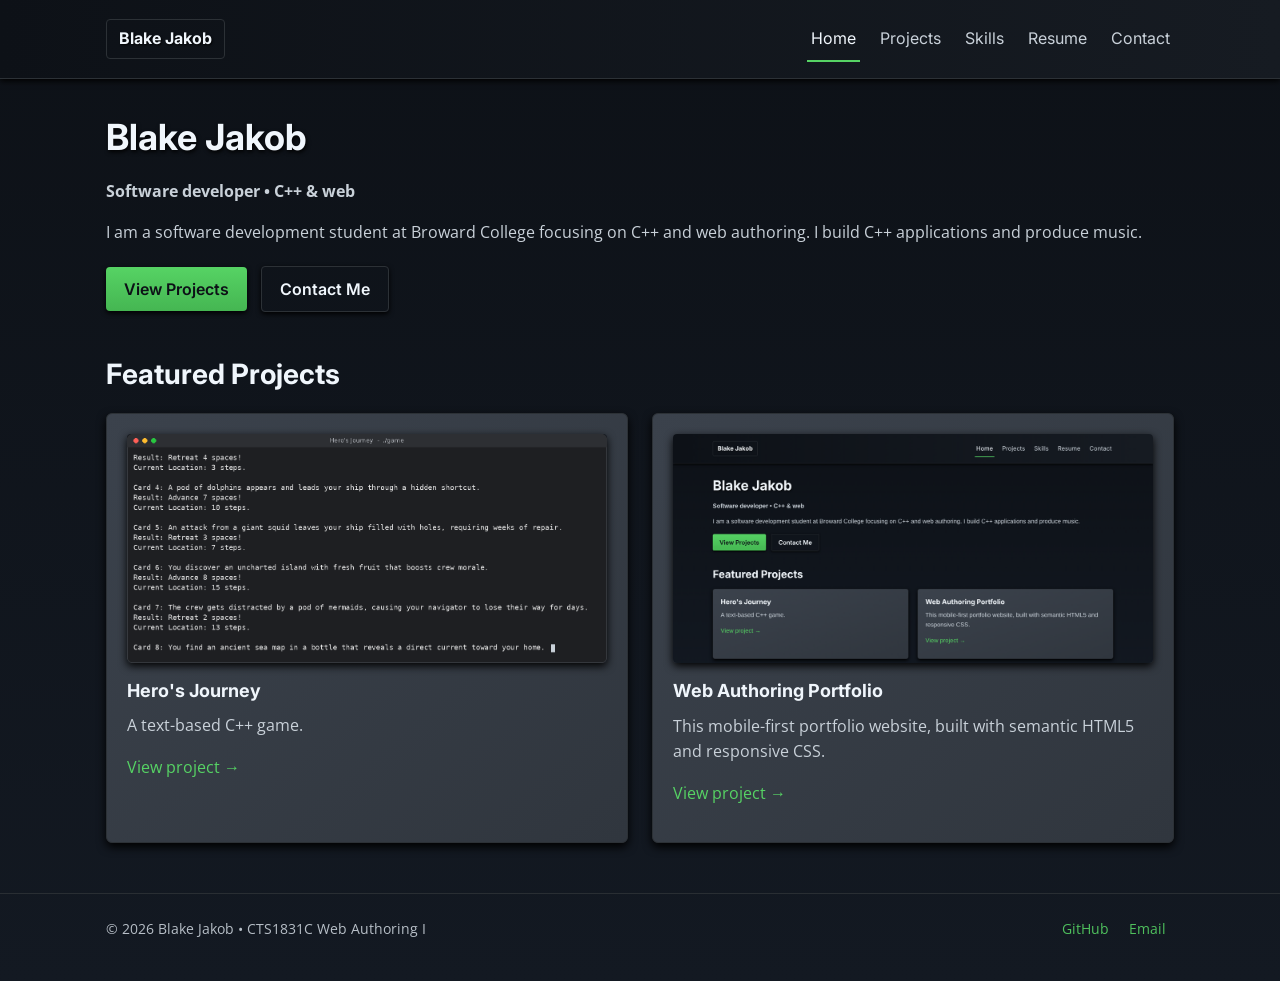
<file: index.html>
<!DOCTYPE html>
<html lang="en">
<head>
  <meta charset="UTF-8">
  <meta name="viewport" content="width=device-width, initial-scale=1.0">
  <link rel="icon" href="favicon.ico" type="image/x-icon">
  <link rel="apple-touch-icon" href="images/apple-touch-icon.png">
  <title>Home - Blake Jakob</title>
  <link rel="preconnect" href="https://fonts.googleapis.com">
  <link rel="preconnect" href="https://fonts.gstatic.com" crossorigin>
  <link href="https://fonts.googleapis.com/css2?family=Inter:wght@600;700&family=Open+Sans:wght@400;600&display=swap" rel="stylesheet">
  <link rel="stylesheet" href="css/styles.css">
</head>
<body>
<!-- Blake Jakob -->
<!-- November 24, 2026 -->
<!-- Description: Home page for my final project portfolio website -->

  <!-- Header & Navigation -->
  <header>
    <div class="container">
      <a href="index.html" class="brand">Blake Jakob</a>
      <nav>
        <ul>
          <li><a href="index.html" class="active">Home</a></li>
          <li><a href="projects.html">Projects</a></li>
          <li><a href="skills.html">Skills</a></li>
          <li><a href="resume.html">Resume</a></li>
          <li><a href="contact.html">Contact</a></li>
        </ul>
      </nav>
    </div>
  </header>

  <main>
    <div class="container">

      <!-- Hero Section -->
      <section class="hero-row">
        <div class="hero-text">
          <h1>Blake Jakob</h1>
          <p><strong>Software developer &bull; C++ &amp; web</strong></p>
          <p>
            I am a software development student at Broward College focusing on C++ and web authoring. 
            I build C++ applications and produce music.
          </p>
          <div class="btn-group">
            <a href="projects.html" class="btn btn-green">View Projects</a>
            <a href="contact.html" class="btn btn-outline">Contact Me</a>
          </div>
        </div>
      </section>

      <!-- Featured Projects Section -->
      <section>
        <h2>Featured Projects</h2>
        <div class="projects-row">

          <!-- Hero's Journey Card -->
          <article class="card">
            <img src="images/heros-journey-screenshot.png" alt="Hero's Journey running in a terminal, showing cards 4 through 8 and the player's location" class="card-img" width="1201" height="573">
            <h3>Hero's Journey</h3>
            <p>
              A text-based C++ game.
            </p>
            <p><a href="projects.html">View project &rarr;</a></p>
          </article>

          <!-- Web Authoring Portfolio Card -->
          <article class="card">
            <img src="images/portfolio-home.png" alt="Home page of this portfolio website on a desktop screen" class="card-img" width="1200" height="573">
            <h3>Web Authoring Portfolio</h3>
            <p>
              This mobile-first portfolio website, built with semantic HTML5 and responsive CSS.
            </p>
            <p><a href="projects.html">View project &rarr;</a></p>
          </article>

        </div>
      </section>

    </div>
  </main>

  <!-- Footer -->
  <footer>
    <div class="container">
      <p>&copy; 2026 Blake Jakob &bull; CTS1831C Web Authoring I</p>
      <div class="footer-links">
        <a href="https://github.com/blakesale" target="_blank" rel="noopener">GitHub</a>
        <a href="mailto:blakejakob2@gmail.com">Email</a>
      </div>
    </div>
  </footer>

</body>
</html>
</file>
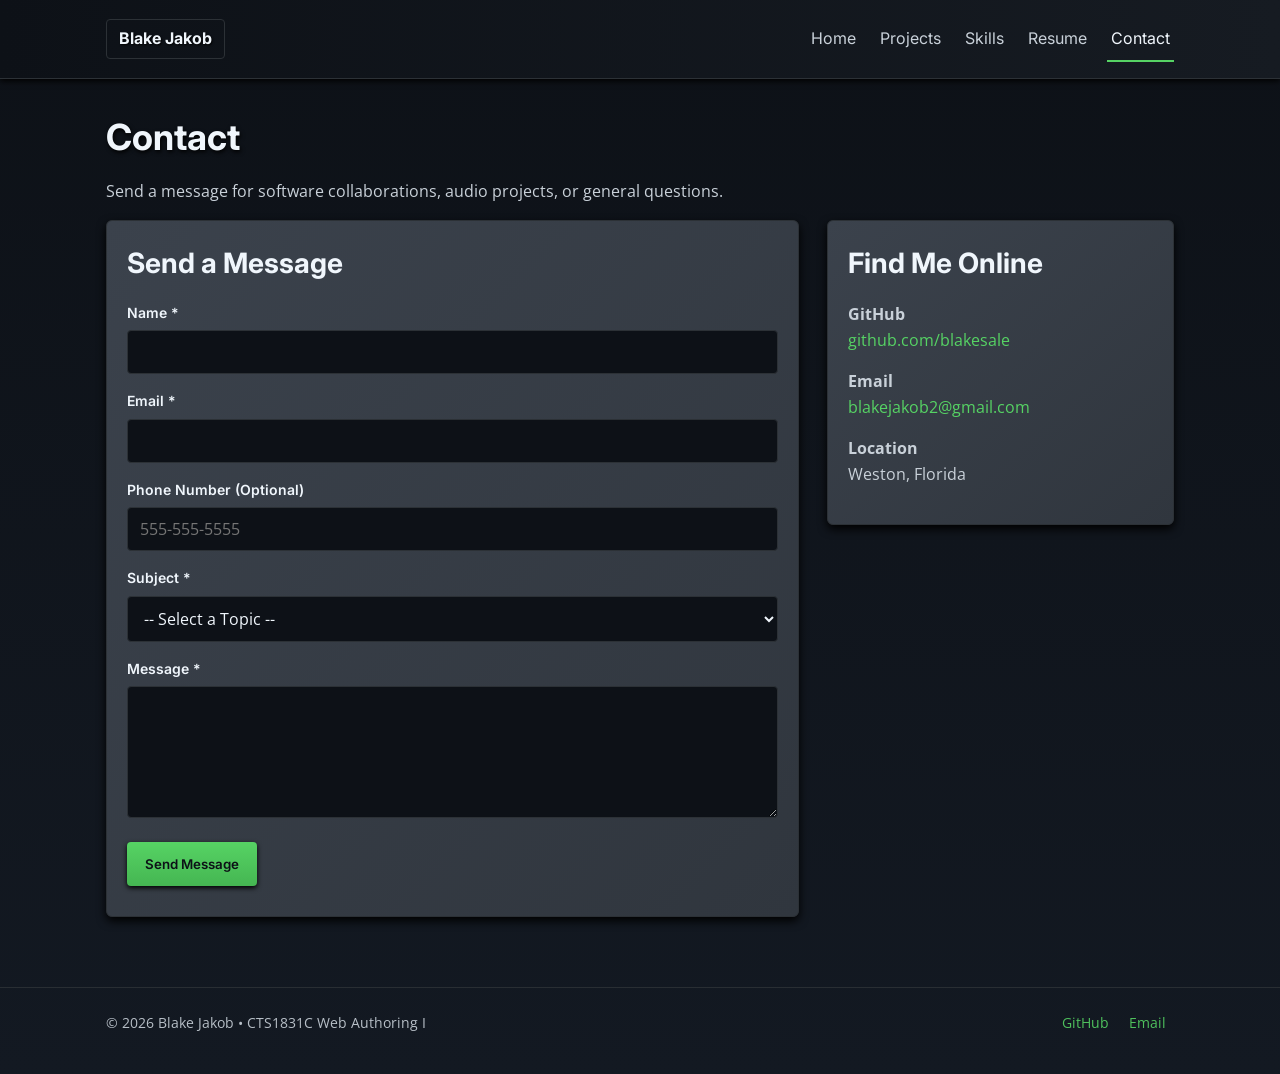
<file: contact.html>
<!DOCTYPE html>
<html lang="en">
<head>
  <meta charset="UTF-8">
  <meta name="viewport" content="width=device-width, initial-scale=1.0">
  <link rel="icon" href="favicon.ico" type="image/x-icon">
  <link rel="apple-touch-icon" href="images/apple-touch-icon.png">
  <title>Contact - Blake Jakob</title>
  <link rel="preconnect" href="https://fonts.googleapis.com">
  <link rel="preconnect" href="https://fonts.gstatic.com" crossorigin>
  <link href="https://fonts.googleapis.com/css2?family=Inter:wght@600;700&family=Open+Sans:wght@400;600&display=swap" rel="stylesheet">
  <link rel="stylesheet" href="css/styles.css">
</head>
<body>
<!-- Blake Jakob -->
<!-- November 24, 2026 -->
<!-- Description: Contact page with accessible form and direct links -->

  <!-- Header & Navigation -->
  <header>
    <div class="container">
      <a href="index.html" class="brand">Blake Jakob</a>
      <nav>
        <ul>
          <li><a href="index.html">Home</a></li>
          <li><a href="projects.html">Projects</a></li>
          <li><a href="skills.html">Skills</a></li>
          <li><a href="resume.html">Resume</a></li>
          <li><a href="contact.html" class="active">Contact</a></li>
        </ul>
      </nav>
    </div>
  </header>

  <main>
    <div class="container">

      <h1>Contact</h1>
      <p>
        Send a message for software collaborations, audio projects, or general questions.
      </p>

      <!-- 2-Column Contact Layout -->
      <div class="contact-layout">

        <!-- Left Form Card -->
        <section class="card">
          <h2>Send a Message</h2>
          <form action="mailto:blakejakob2@gmail.com" method="post" enctype="text/plain">

            <div class="form-group">
              <label for="full-name">Name *</label>
              <input type="text" id="full-name" name="name" required>
            </div>

            <div class="form-group">
              <label for="email">Email *</label>
              <input type="email" id="email" name="email" required>
            </div>

            <div class="form-group">
              <label for="phone">Phone Number (Optional)</label>
              <input type="tel" id="phone" name="phone" placeholder="555-555-5555">
            </div>

            <div class="form-group">
              <label for="topic">Subject *</label>
              <select id="topic" name="topic" required>
                <option value="">-- Select a Topic --</option>
                <option value="software">Software Development</option>
                <option value="audio">Music Production</option>
                <option value="contract">Contract Inquiry</option>
                <option value="other">General Question</option>
              </select>
            </div>

            <div class="form-group">
              <label for="message">Message *</label>
              <textarea id="message" name="message" rows="5" required></textarea>
            </div>

            <button type="submit" class="btn btn-green">Send Message</button>

          </form>
        </section>

        <!-- Right Direct Links Aside -->
        <aside class="card">
          <h2>Find Me Online</h2>
          <p>
            <strong>GitHub</strong><br>
            <a href="https://github.com/blakesale" target="_blank" rel="noopener">github.com/blakesale</a>
          </p>
          <p>
            <strong>Email</strong><br>
            <a href="mailto:blakejakob2@gmail.com">blakejakob2@gmail.com</a>
          </p>
          <p>
            <strong>Location</strong><br>
            Weston, Florida
          </p>
        </aside>

      </div>

    </div>
  </main>

  <!-- Footer -->
  <footer>
    <div class="container">
      <p>&copy; 2026 Blake Jakob &bull; CTS1831C Web Authoring I</p>
      <div class="footer-links">
        <a href="https://github.com/blakesale" target="_blank" rel="noopener">GitHub</a>
        <a href="mailto:blakejakob2@gmail.com">Email</a>
      </div>
    </div>
  </footer>

</body>
</html>
</file>
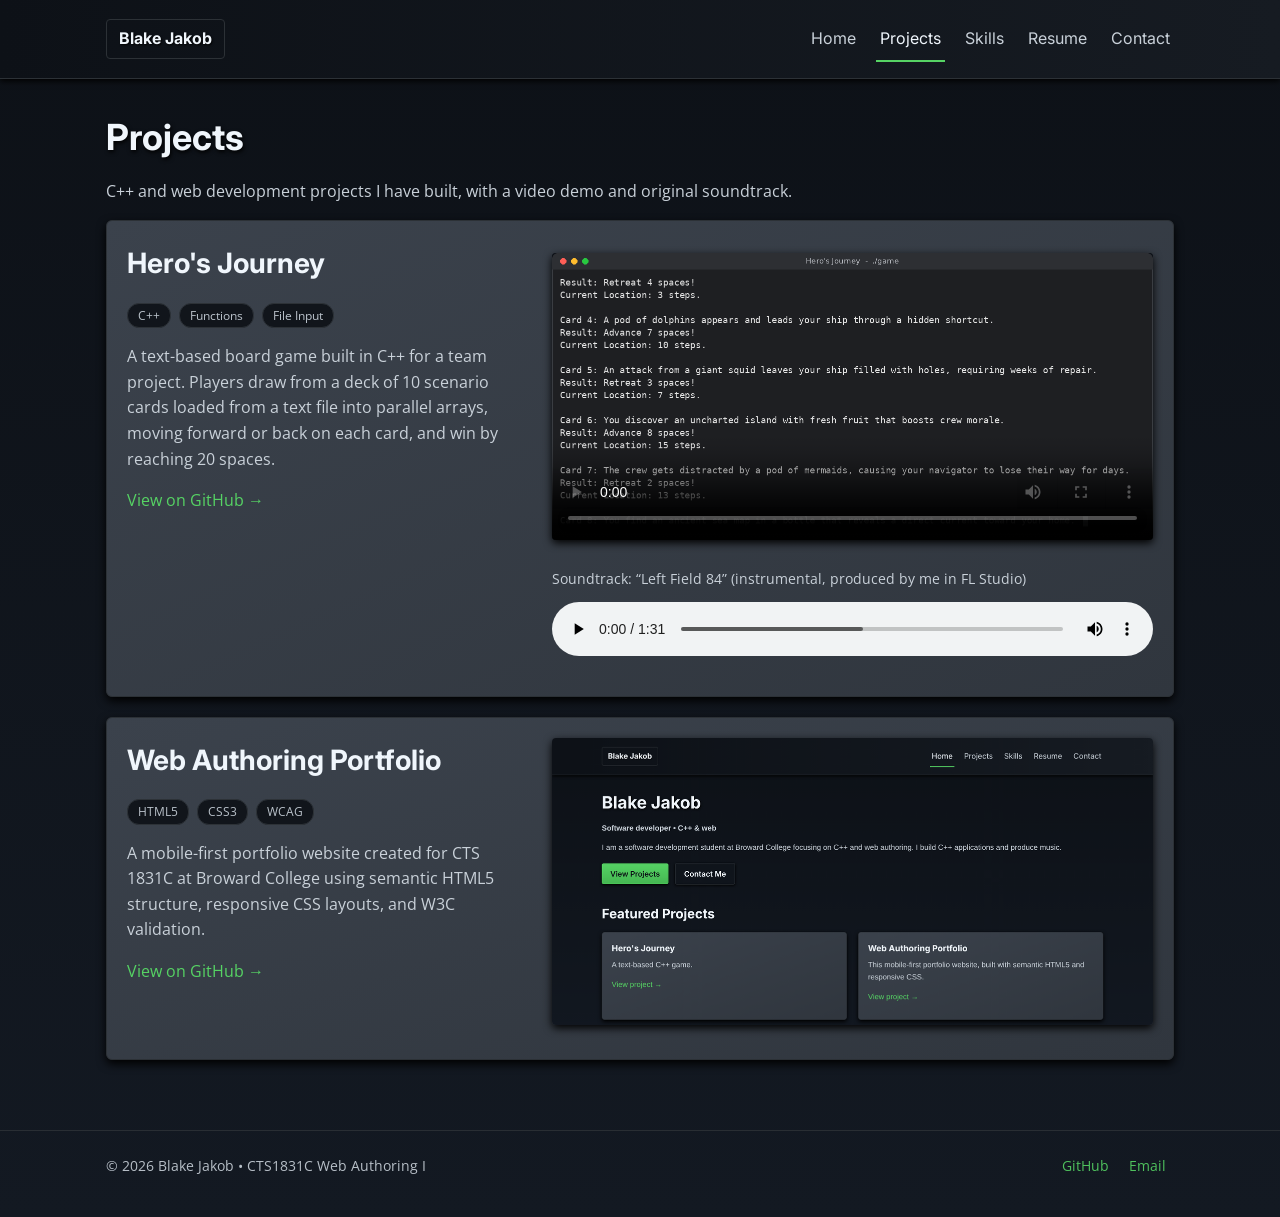
<file: projects.html>
<!DOCTYPE html>
<html lang="en">
<head>
  <meta charset="UTF-8">
  <meta name="viewport" content="width=device-width, initial-scale=1.0">
  <link rel="icon" href="favicon.ico" type="image/x-icon">
  <link rel="apple-touch-icon" href="images/apple-touch-icon.png">
  <title>Projects - Blake Jakob</title>
  <link rel="preconnect" href="https://fonts.googleapis.com">
  <link rel="preconnect" href="https://fonts.gstatic.com" crossorigin>
  <link href="https://fonts.googleapis.com/css2?family=Inter:wght@600;700&family=Open+Sans:wght@400;600&display=swap" rel="stylesheet">
  <link rel="stylesheet" href="css/styles.css">
</head>
<body>
<!-- Blake Jakob -->
<!-- November 24, 2026 -->
<!-- Description: Projects page showcasing my C++ game and web coursework -->

  <!-- Header & Navigation -->
  <header>
    <div class="container">
      <a href="index.html" class="brand">Blake Jakob</a>
      <nav>
        <ul>
          <li><a href="index.html">Home</a></li>
          <li><a href="projects.html" class="active">Projects</a></li>
          <li><a href="skills.html">Skills</a></li>
          <li><a href="resume.html">Resume</a></li>
          <li><a href="contact.html">Contact</a></li>
        </ul>
      </nav>
    </div>
  </header>

  <main>
    <div class="container">

      <h1>Projects</h1>
      <p>
        C++ and web development projects I have built, with a video demo and original soundtrack.
      </p>

      <!-- Featured Project: Hero's Journey (details column + media column) -->
      <article class="card project-feature">

        <div class="project-info">
          <h2>Hero's Journey</h2>
          <div class="tags">
            <span class="tag">C++</span>
            <span class="tag">Functions</span>
            <span class="tag">File Input</span>
          </div>
          <p>
            A text-based board game built in C++ for a team project. Players draw from a deck of 10 scenario cards loaded from a text file into parallel arrays, moving forward or back on each card, and win by reaching 20 spaces.
          </p>
          <p><a href="https://github.com/blakesale" target="_blank" rel="noopener">View on GitHub &rarr;</a></p>
        </div>

        <div class="project-media">
          <video controls preload="metadata" poster="images/heros-journey-screenshot.png">
            <source src="media/heros-journey-demo.mp4" type="video/mp4">
            <track kind="captions" src="media/heros-journey-captions.vtt" srclang="en" label="English" default>
            Your browser does not support the video tag.
          </video>

          <figure>
            <figcaption>Soundtrack: &ldquo;Left Field 84&rdquo; (instrumental, produced by me in FL Studio)</figcaption>
            <audio controls preload="metadata">
              <source src="media/left-field-84.mp3" type="audio/mpeg">
              Your browser does not support the audio element.
            </audio>
          </figure>
        </div>

      </article>

      <!-- Web Authoring Coursework (details column + screenshot column) -->
      <article class="card project-feature">

        <div class="project-info">
          <h2>Web Authoring Portfolio</h2>
          <div class="tags">
            <span class="tag">HTML5</span>
            <span class="tag">CSS3</span>
            <span class="tag">WCAG</span>
          </div>
          <p>
            A mobile-first portfolio website created for CTS 1831C at Broward College using semantic HTML5 structure, responsive CSS layouts, and W3C validation.
          </p>
          <p><a href="https://github.com/blakesale/web-authoring-portfolio" target="_blank" rel="noopener">View on GitHub &rarr;</a></p>
        </div>

        <div class="project-media">
          <img src="images/portfolio-home.png" alt="Home page of this portfolio website on a desktop screen" class="card-img" width="1200" height="573">
        </div>

      </article>

    </div>
  </main>

  <!-- Footer -->
  <footer>
    <div class="container">
      <p>&copy; 2026 Blake Jakob &bull; CTS1831C Web Authoring I</p>
      <div class="footer-links">
        <a href="https://github.com/blakesale" target="_blank" rel="noopener">GitHub</a>
        <a href="mailto:blakejakob2@gmail.com">Email</a>
      </div>
    </div>
  </footer>

</body>
</html>
</file>
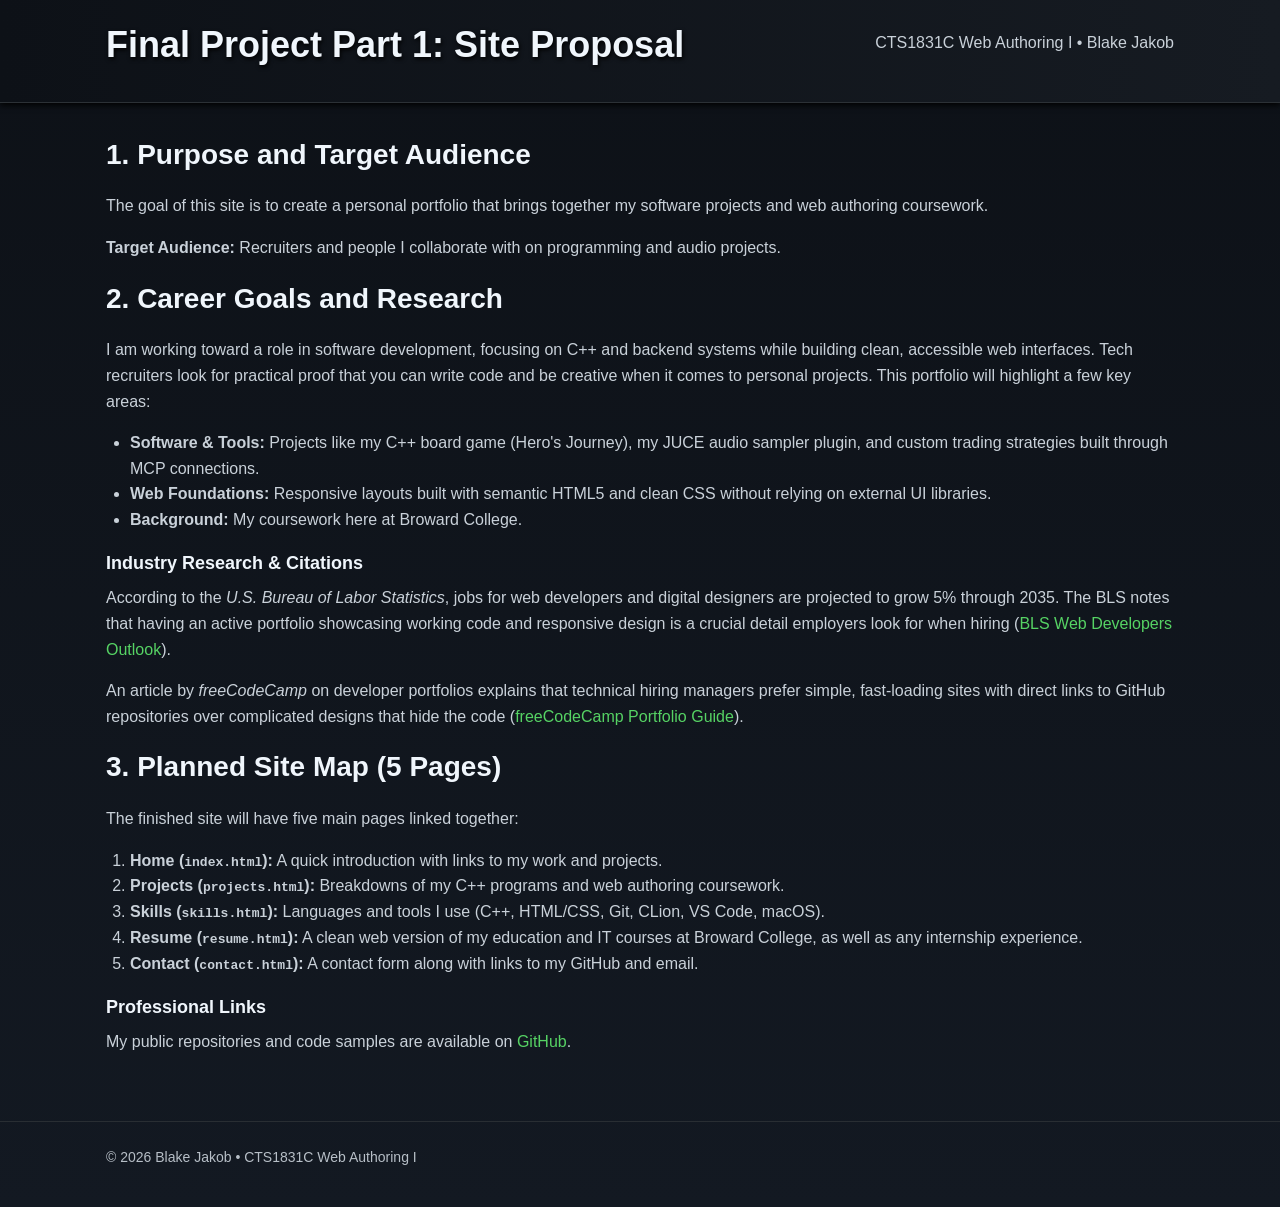
<file: proposal.html>
<!DOCTYPE html>
<html lang="en">
<head>
  <meta charset="UTF-8">
  <meta name="viewport" content="width=device-width, initial-scale=1.0">
  <link rel="icon" href="favicon.ico" type="image/x-icon">
  <link rel="apple-touch-icon" href="images/apple-touch-icon.png">
  <title>Final Project Proposal - Blake Jakob</title>
  <link rel="stylesheet" href="css/styles.css">
</head>
<body class="proposal-page">
<!-- Blake Jakob -->
<!-- October 27,2026 -->
<!-- Description: This html doc will be the proposal file for planning my final project portfolio website -->


  <!-- Header -->
  <header>
    <div class="container">
      <h1>Final Project Part 1: Site Proposal</h1>
      <p>CTS1831C Web Authoring I &bull; Blake Jakob</p>
    </div>
  </header>

  <main>
    <div class="container">

    <!-- Purpose & Audience -->
    <section>
      <h2>1. Purpose and Target Audience</h2>
      <p>
        The goal of this site is to create a personal portfolio that brings together my software projects and web authoring coursework.
      </p>
      <p>
        <strong>Target Audience:</strong> Recruiters and people I collaborate with on programming and audio projects.
      </p>
    </section>

    <!-- Goals & Industry Research -->
    <section>
      <h2>2. Career Goals and Research</h2>
      <p>
        I am working toward a role in software development, focusing on C++ and backend systems while building clean, accessible web interfaces. Tech recruiters look for practical proof that you can write code and be creative when it comes to personal projects. This portfolio will highlight a few key areas:
      </p>
      <ul>
        <li><strong>Software &amp; Tools:</strong> Projects like my C++ board game (Hero's Journey), my JUCE audio sampler plugin, and custom trading strategies built through MCP connections.</li>
        <li><strong>Web Foundations:</strong> Responsive layouts built with semantic HTML5 and clean CSS without relying on external UI libraries.</li>
        <li><strong>Background:</strong> My coursework here at Broward College.</li>
      </ul>
      
      <!-- Research & Citations -->
      <article>
        <h3>Industry Research &amp; Citations</h3>
        <p>
          According to the <em>U.S. Bureau of Labor Statistics</em>, jobs for web developers and digital designers are projected to grow 5% through 2035. The BLS notes that having an active portfolio showcasing working code and responsive design is a crucial detail employers look for when hiring (<a href="https://www.bls.gov/ooh/computer-and-information-technology/web-developers.htm" target="_blank" rel="noopener">BLS Web Developers Outlook</a>).
        </p>
        <p>
          An article by <em>freeCodeCamp</em> on developer portfolios explains that technical hiring managers prefer simple, fast-loading sites with direct links to GitHub repositories over complicated designs that hide the code (<a href="https://www.freecodecamp.org/news/how-to-build-a-developer-portfolio-website/" target="_blank" rel="noopener">freeCodeCamp Portfolio Guide</a>).
        </p>
      </article>
    </section>

    <!-- 5-Page Site Plan -->
    <section>
      <h2>3. Planned Site Map (5 Pages)</h2>
      <p>The finished site will have five main pages linked together:</p>
      <ol>
        <li><strong>Home (<code>index.html</code>):</strong> A quick introduction with links to my work and projects.</li>
        <li><strong>Projects (<code>projects.html</code>):</strong> Breakdowns of my C++ programs and web authoring coursework.</li>
        <li><strong>Skills (<code>skills.html</code>):</strong> Languages and tools I use (C++, HTML/CSS, Git, CLion, VS Code, macOS).</li>
        <li><strong>Resume (<code>resume.html</code>):</strong> A clean web version of my education and IT courses at Broward College, as well as any internship experience.</li>
        <li><strong>Contact (<code>contact.html</code>):</strong> A contact form along with links to my GitHub and email.</li>
      </ol>
    </section>

    <!-- Aside with professional link to my github -->
    <aside>
      <h3>Professional Links</h3>
      <p>My public repositories and code samples are available on <a href="https://github.com/blakesale" target="_blank" rel="noopener">GitHub</a>.</p>
    </aside>


    </div>
  </main>

  <!-- Footer -->
  <footer>
    <div class="container">
      <p>&copy; 2026 Blake Jakob &bull; CTS1831C Web Authoring I</p>
    </div>
  </footer>

</body>
</html>
</file>
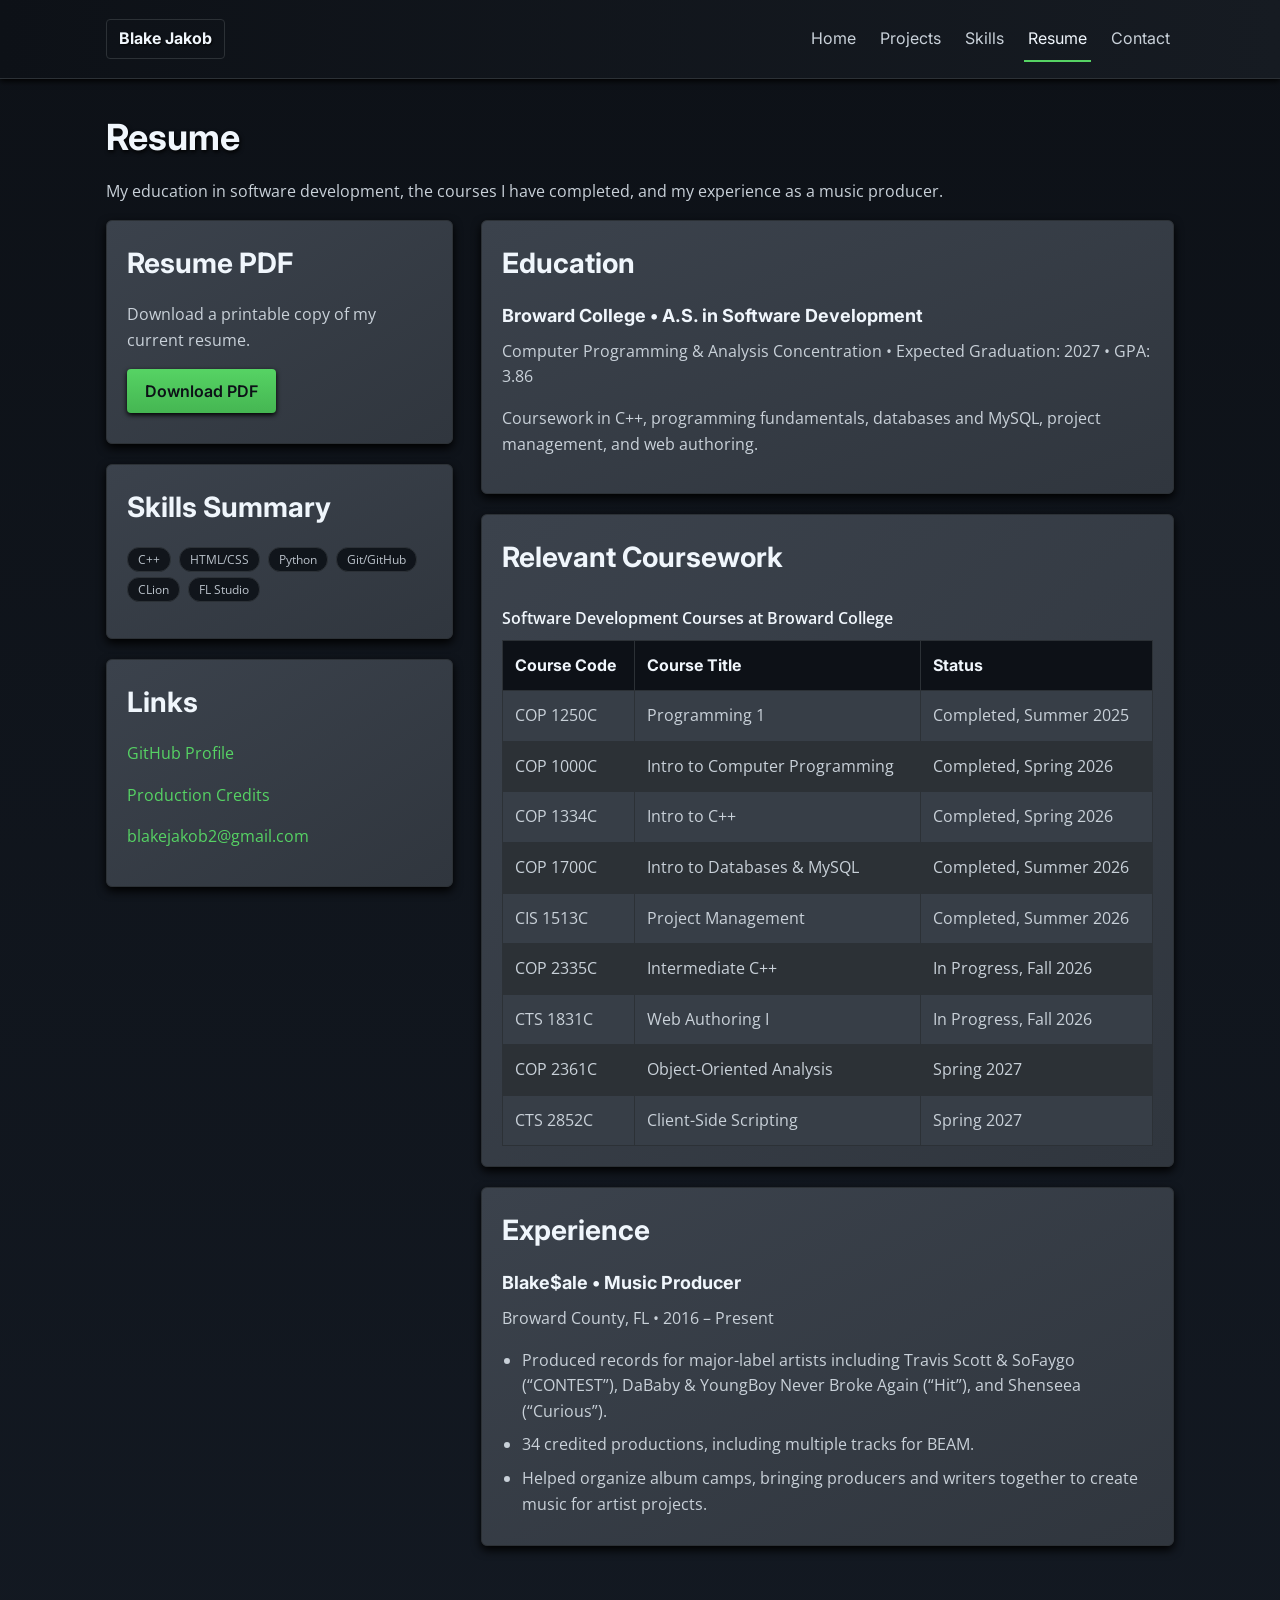
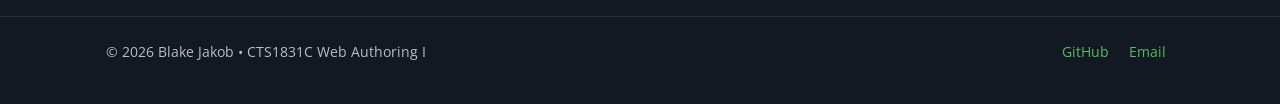
<file: resume.html>
<!DOCTYPE html>
<html lang="en">
<head>
  <meta charset="UTF-8">
  <meta name="viewport" content="width=device-width, initial-scale=1.0">
  <link rel="icon" href="favicon.ico" type="image/x-icon">
  <link rel="apple-touch-icon" href="images/apple-touch-icon.png">
  <title>Resume - Blake Jakob</title>
  <link rel="preconnect" href="https://fonts.googleapis.com">
  <link rel="preconnect" href="https://fonts.gstatic.com" crossorigin>
  <link href="https://fonts.googleapis.com/css2?family=Inter:wght@600;700&family=Open+Sans:wght@400;600&display=swap" rel="stylesheet">
  <link rel="stylesheet" href="css/styles.css">
</head>
<body>
<!-- Blake Jakob -->
<!-- November 24, 2026 -->
<!-- Description: Resume page with education, coursework table, and producer experience -->

  <!-- Header & Navigation -->
  <header>
    <div class="container">
      <a href="index.html" class="brand">Blake Jakob</a>
      <nav>
        <ul>
          <li><a href="index.html">Home</a></li>
          <li><a href="projects.html">Projects</a></li>
          <li><a href="skills.html">Skills</a></li>
          <li><a href="resume.html" class="active">Resume</a></li>
          <li><a href="contact.html">Contact</a></li>
        </ul>
      </nav>
    </div>
  </header>

  <main>
    <div class="container">

      <h1>Resume</h1>
      <p>
        My education in software development, the courses I have completed, and my experience as a music producer.
      </p>

      <!-- 2-Column Resume Layout -->
      <div class="resume-layout">

        <!-- Left Sidebar -->
        <aside>
          <section class="card">
            <h2>Resume PDF</h2>
            <p>Download a printable copy of my current resume.</p>
            <a href="assets/Jakob-Resume.pdf" class="btn btn-green">Download PDF</a>
          </section>

          <section class="card">
            <h2>Skills Summary</h2>
            <div class="tags">
              <span class="tag">C++</span>
              <span class="tag">HTML/CSS</span>
              <span class="tag">Python</span>
              <span class="tag">Git/GitHub</span>
              <span class="tag">CLion</span>
              <span class="tag">FL Studio</span>
            </div>
          </section>

          <section class="card">
            <h2>Links</h2>
            <p><a href="https://github.com/blakesale" target="_blank" rel="noopener">GitHub Profile</a></p>
            <p><a href="https://blakesale.com" target="_blank" rel="noopener">Production Credits</a></p>
            <p><a href="mailto:blakejakob2@gmail.com">blakejakob2@gmail.com</a></p>
          </section>
        </aside>

        <!-- Right Main Column -->
        <div>

          <!-- Education Section -->
          <section class="card">
            <h2>Education</h2>
            <h3>Broward College &bull; A.S. in Software Development</h3>
            <p>
              Computer Programming &amp; Analysis Concentration &bull; Expected Graduation: 2027 &bull; GPA: 3.86
            </p>
            <p>
              Coursework in C++, programming fundamentals, databases and MySQL, project management, and web authoring.
            </p>
          </section>

          <!-- Relevant Coursework Table -->
          <section class="card">
            <h2>Relevant Coursework</h2>
            <div class="table-wrap">
              <table>
                <caption>Software Development Courses at Broward College</caption>
                <thead>
                  <tr>
                    <th scope="col">Course Code</th>
                    <th scope="col">Course Title</th>
                    <th scope="col">Status</th>
                  </tr>
                </thead>
                <tbody>
                  <tr>
                    <td>COP 1250C</td>
                    <td>Programming 1</td>
                    <td>Completed, Summer 2025</td>
                  </tr>
                  <tr>
                    <td>COP 1000C</td>
                    <td>Intro to Computer Programming</td>
                    <td>Completed, Spring 2026</td>
                  </tr>
                  <tr>
                    <td>COP 1334C</td>
                    <td>Intro to C++</td>
                    <td>Completed, Spring 2026</td>
                  </tr>
                  <tr>
                    <td>COP 1700C</td>
                    <td>Intro to Databases &amp; MySQL</td>
                    <td>Completed, Summer 2026</td>
                  </tr>
                  <tr>
                    <td>CIS 1513C</td>
                    <td>Project Management</td>
                    <td>Completed, Summer 2026</td>
                  </tr>
                  <tr>
                    <td>COP 2335C</td>
                    <td>Intermediate C++</td>
                    <td>In Progress, Fall 2026</td>
                  </tr>
                  <tr>
                    <td>CTS 1831C</td>
                    <td>Web Authoring I</td>
                    <td>In Progress, Fall 2026</td>
                  </tr>
                  <tr>
                    <td>COP 2361C</td>
                    <td>Object-Oriented Analysis</td>
                    <td>Spring 2027</td>
                  </tr>
                  <tr>
                    <td>CTS 2852C</td>
                    <td>Client-Side Scripting</td>
                    <td>Spring 2027</td>
                  </tr>
                </tbody>
              </table>
            </div>
          </section>

          <!-- Experience Section -->
          <section class="card">
            <h2>Experience</h2>
            <h3>Blake$ale &bull; Music Producer</h3>
            <p>
              Broward County, FL &bull; 2016 &ndash; Present
            </p>
            <ul class="resume-list">
              <li>Produced records for major-label artists including Travis Scott &amp; SoFaygo (&ldquo;CONTEST&rdquo;), DaBaby &amp; YoungBoy Never Broke Again (&ldquo;Hit&rdquo;), and Shenseea (&ldquo;Curious&rdquo;).</li>
              <li>34 credited productions, including multiple tracks for BEAM.</li>
              <li>Helped organize album camps, bringing producers and writers together to create music for artist projects.</li>
            </ul>
          </section>

        </div>

      </div>

    </div>
  </main>

  <!-- Footer -->
  <footer>
    <div class="container">
      <p>&copy; 2026 Blake Jakob &bull; CTS1831C Web Authoring I</p>
      <div class="footer-links">
        <a href="https://github.com/blakesale" target="_blank" rel="noopener">GitHub</a>
        <a href="mailto:blakejakob2@gmail.com">Email</a>
      </div>
    </div>
  </footer>

</body>
</html>
</file>
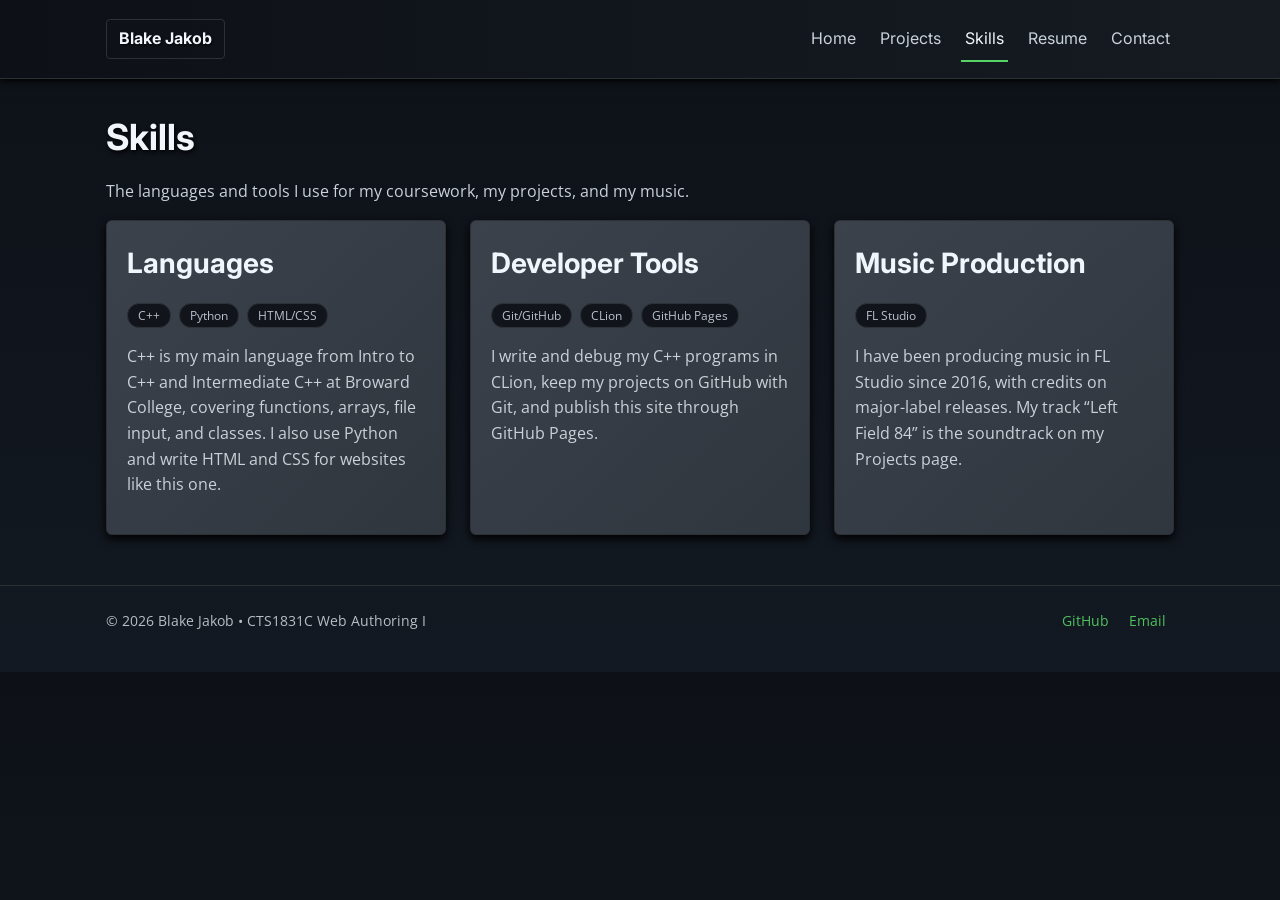
<file: skills.html>
<!DOCTYPE html>
<html lang="en">
<head>
  <meta charset="UTF-8">
  <meta name="viewport" content="width=device-width, initial-scale=1.0">
  <link rel="icon" href="favicon.ico" type="image/x-icon">
  <link rel="apple-touch-icon" href="images/apple-touch-icon.png">
  <title>Skills - Blake Jakob</title>
  <link rel="preconnect" href="https://fonts.googleapis.com">
  <link rel="preconnect" href="https://fonts.gstatic.com" crossorigin>
  <link href="https://fonts.googleapis.com/css2?family=Inter:wght@600;700&family=Open+Sans:wght@400;600&display=swap" rel="stylesheet">
  <link rel="stylesheet" href="css/styles.css">
</head>
<body>
<!-- Blake Jakob -->
<!-- November 24, 2026 -->
<!-- Description: Skills page highlighting languages, developer tools, and music production -->

  <!-- Header & Navigation -->
  <header>
    <div class="container">
      <a href="index.html" class="brand">Blake Jakob</a>
      <nav>
        <ul>
          <li><a href="index.html">Home</a></li>
          <li><a href="projects.html">Projects</a></li>
          <li><a href="skills.html" class="active">Skills</a></li>
          <li><a href="resume.html">Resume</a></li>
          <li><a href="contact.html">Contact</a></li>
        </ul>
      </nav>
    </div>
  </header>

  <main>
    <div class="container">

      <h1>Skills</h1>
      <p>
        The languages and tools I use for my coursework, my projects, and my music.
      </p>

      <!-- 3-Column Skills Grid -->
      <div class="skills-grid">

        <!-- Languages Card -->
        <article class="card">
          <h2>Languages</h2>
          <div class="tags">
            <span class="tag">C++</span>
            <span class="tag">Python</span>
            <span class="tag">HTML/CSS</span>
          </div>
          <p>
            C++ is my main language from Intro to C++ and Intermediate C++ at Broward College, covering functions, arrays, file input, and classes. I also use Python and write HTML and CSS for websites like this one.
          </p>
        </article>

        <!-- Developer Tools Card -->
        <article class="card">
          <h2>Developer Tools</h2>
          <div class="tags">
            <span class="tag">Git/GitHub</span>
            <span class="tag">CLion</span>
            <span class="tag">GitHub Pages</span>
          </div>
          <p>
            I write and debug my C++ programs in CLion, keep my projects on GitHub with Git, and publish this site through GitHub Pages.
          </p>
        </article>

        <!-- Music Production Card -->
        <article class="card">
          <h2>Music Production</h2>
          <div class="tags">
            <span class="tag">FL Studio</span>
          </div>
          <p>
            I have been producing music in FL Studio since 2016, with credits on major-label releases. My track &ldquo;Left Field 84&rdquo; is the soundtrack on my Projects page.
          </p>
        </article>

      </div>

    </div>
  </main>

  <!-- Footer -->
  <footer>
    <div class="container">
      <p>&copy; 2026 Blake Jakob &bull; CTS1831C Web Authoring I</p>
      <div class="footer-links">
        <a href="https://github.com/blakesale" target="_blank" rel="noopener">GitHub</a>
        <a href="mailto:blakejakob2@gmail.com">Email</a>
      </div>
    </div>
  </footer>

</body>
</html>
</file>
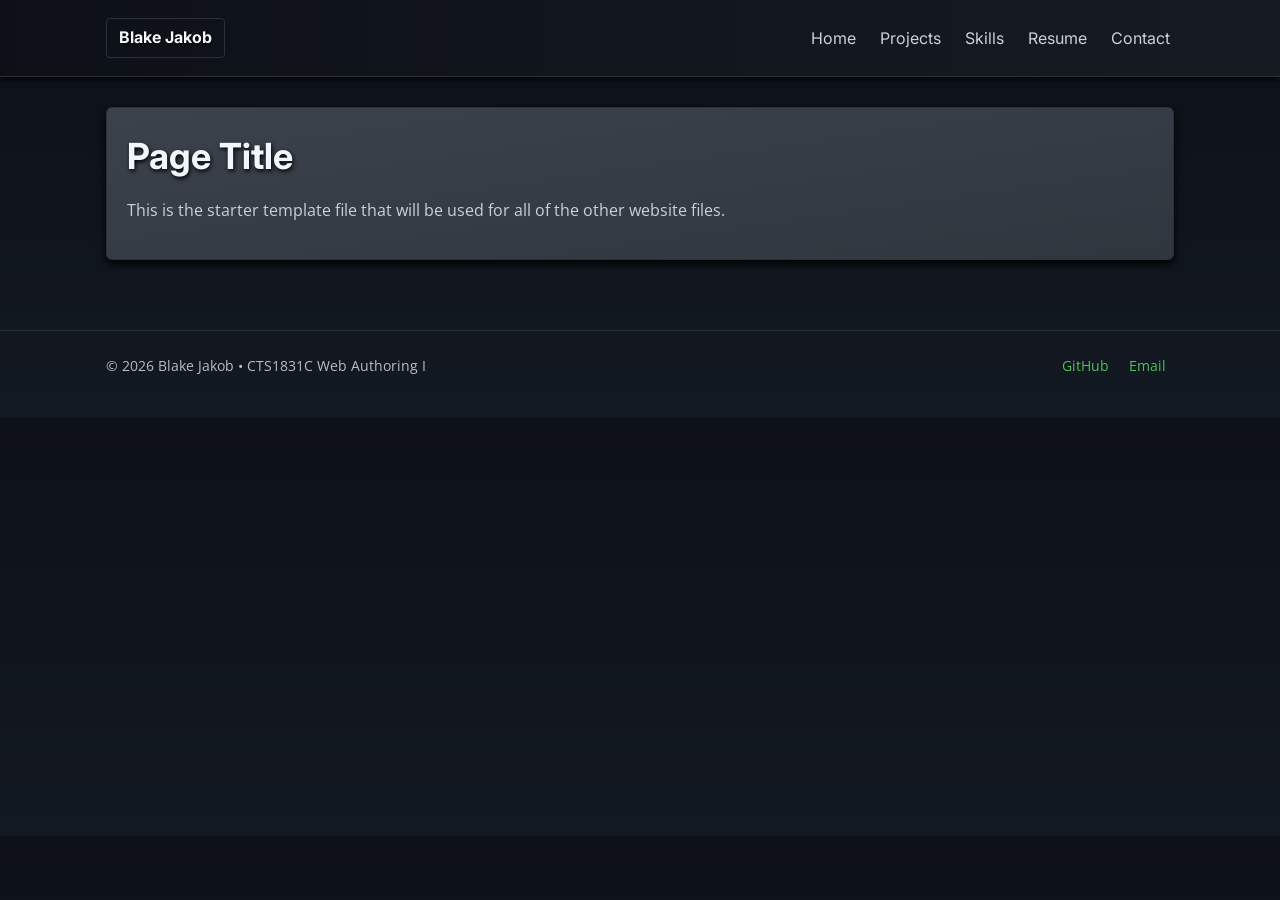
<file: template.html>
<!DOCTYPE html>
<html lang="en">
<head>
  <meta charset="UTF-8">
  <meta name="viewport" content="width=device-width, initial-scale=1.0">
  <link rel="icon" href="favicon.ico" type="image/x-icon">
  <link rel="apple-touch-icon" href="images/apple-touch-icon.png">
  <title>Main Template - Blake Jakob</title>
  <link rel="preconnect" href="https://fonts.googleapis.com">
  <link rel="preconnect" href="https://fonts.gstatic.com" crossorigin>
  <link href="https://fonts.googleapis.com/css2?family=Inter:wght@600;700&family=Open+Sans:wght@400;600&display=swap" rel="stylesheet">
  <link rel="stylesheet" href="css/styles.css">
</head>
<body>
<!-- Blake Jakob -->
<!-- November 24, 2026 -->
<!-- Description: Master template starter file for the portfolio project -->

  <!-- Header & Navigation -->
  <header>
    <div class="container">
      <a href="index.html" class="brand">Blake Jakob</a>
      <nav>
        <ul>
          <li><a href="index.html">Home</a></li>
          <li><a href="projects.html">Projects</a></li>
          <li><a href="skills.html">Skills</a></li>
          <li><a href="resume.html">Resume</a></li>
          <li><a href="contact.html">Contact</a></li>
        </ul>
      </nav>
    </div>
  </header>

  <main>
    <div class="container">

      <!-- Main Template Section -->
      <section class="card">
        <h1>Page Title</h1>
        <p>
          This is the starter template file that will be used for all of the other website files.
        </p>
      </section>

    </div>
  </main>

  <!-- Footer -->
  <footer>
    <div class="container">
      <p>&copy; 2026 Blake Jakob &bull; CTS1831C Web Authoring I</p>
      <div class="footer-links">
        <a href="https://github.com/blakesale" target="_blank" rel="noopener">GitHub</a>
        <a href="mailto:blakejakob2@gmail.com">Email</a>
      </div>
    </div>
  </footer>

</body>
</html>
</file>
<file: css/styles.css>
/* Blake Jakob */
/* November 24, 2026 */
/* Description: Global stylesheet for final project portfolio */

/* CSS Reset for cross-browser consistency */
* {
  margin: 0;
  padding: 0;
  box-sizing: border-box;
}

/* Global body styling */
body {
  background-color: #0D1117;
  background-image: linear-gradient(to bottom, #0D1117, #131922);
  color: #C9D1D9;
  font-family: 'Open Sans', Arial, sans-serif;
  line-height: 1.6;
}

/* Typography */
h1, h2, h3 {
  color: #F0F6FC;
  font-family: 'Inter', sans-serif;
}

h1 {
  font-size: 28px;
  margin-bottom: 12px;
  text-shadow: 1px 2px 4px #000000;
}

h2 {
  font-size: 22px;
  margin-bottom: 16px;
}

h3 {
  font-size: 18px;
  margin-bottom: 8px;
}

p {
  margin-bottom: 16px;
}

a {
  color: #56D364;
  text-decoration: none;
}

a:hover {
  text-decoration: underline;
  opacity: 0.85;
}

/* Focus indicator for keyboard navigation */
a:focus, button:focus {
  outline: 2px solid #56D364;
  outline-offset: 2px;
}

/* Layout container */
.container {
  width: 100%;
  max-width: 1100px;
  margin: 0 auto;
  padding: 0 16px;
}

main {
  padding: 30px 0 50px;
}

/* Header & Navigation */
header {
  background-color: #0D1117;
  background-image: linear-gradient(to right, #0D1117, #161b22);
  border-bottom: 1px solid #2c3136;
  box-shadow: 0 2px 6px #000000;
  padding: 16px 0;
}

header .container {
  display: flex;
  justify-content: space-between;
  align-items: center;
  flex-wrap: wrap;
}

.brand {
  border: 1px solid #2c3136;
  padding: 6px 12px;
  border-radius: 4px;
  font-weight: 700;
  color: #F0F6FC;
  font-family: 'Inter', sans-serif;
  text-shadow: 1px 1px 2px #000000;
}

.brand:hover {
  text-decoration: none;
  border-color: #56D364;
  opacity: 1;
}

nav ul {
  list-style: none;
  display: flex;
  flex-wrap: wrap;
  gap: 0 16px;
}

nav a {
  color: #C9D1D9;
  font-family: 'Inter', sans-serif;
  padding: 8px 4px;
  display: inline-block;
  min-height: 44px;
  line-height: 28px;
}

nav a:hover {
  color: #56D364;
  text-decoration: none;
  opacity: 1;
}

nav a.active {
  color: #F0F6FC;
  border-bottom: 2px solid #56D364;
}

/* Cards & Sections */
.card {
  background-color: #373e47;
  background-image: linear-gradient(to bottom right, #3b424c, #30363e);
  border: 1px solid #2c3136;
  border-radius: 6px;
  padding: 20px;
  margin-bottom: 20px;
  box-shadow: 0 4px 10px #000000;
}

/* Buttons */
.btn-group {
  margin: 20px 0;
}

.btn {
  display: inline-block;
  padding: 10px 18px;
  border-radius: 4px;
  font-weight: 600;
  font-family: 'Inter', sans-serif;
  margin-right: 10px;
  margin-bottom: 10px;
  min-height: 44px;
  line-height: 24px;
  box-shadow: 0 2px 5px #000000;
}

.btn-green {
  background-color: #56D364;
  background-image: linear-gradient(to bottom, #56D364, #45b652);
  color: #0D1117;
}

.btn-green:hover {
  background-color: #48b855;
  text-decoration: none;
  opacity: 0.9;
}

.btn-outline {
  border: 1px solid #2c3136;
  color: #F0F6FC;
}

.btn-outline:hover {
  border-color: #56D364;
  color: #56D364;
  text-decoration: none;
  opacity: 1;
}

/* Footer */
footer {
  border-top: 1px solid #2c3136;
  padding: 24px 0;
  text-align: center;
  font-size: 14px;
  opacity: 0.9;
}

footer .container {
  display: flex;
  flex-direction: column;
  gap: 10px;
}

.footer-links a {
  margin: 0 8px;
}

/* Tags / Pills */
.tags {
  margin-bottom: 12px;
}

.tag {
  display: inline-block;
  background-color: #0D1117;
  border: 1px solid #2c3136;
  border-radius: 12px;
  padding: 2px 10px;
  font-size: 12px;
  color: #C9D1D9;
  margin-right: 4px;
  margin-bottom: 4px;
  opacity: 0.9;
}

/* Embedded Audio & Video */
video, audio {
  width: 100%;
  margin: 12px 0;
}

video {
  border-radius: 4px;
  background-color: #0D1117;
  box-shadow: 0 3px 8px #000000;
}

figure {
  margin: 8px 0 0;
}

/* Images */
img {
  max-width: 100%;
  height: auto;
  display: block;
}

.card-img {
  border-radius: 4px;
  margin-bottom: 14px;
  box-shadow: 0 3px 8px #000000;
}

figcaption {
  font-size: 14px;
  color: #C9D1D9;
}

/* Coursework Table (Resume Page) */
.table-wrap {
  overflow-x: auto;
}

table {
  width: 100%;
  border-collapse: collapse;
  margin-top: 10px;
}

caption {
  text-align: left;
  font-weight: 600;
  color: #F0F6FC;
  margin-bottom: 8px;
}

th, td {
  padding: 12px;
  text-align: left;
  border: 1px solid #2c3136;
}

th {
  background-color: #0D1117;
  color: #F0F6FC;
  font-family: 'Inter', sans-serif;
}

tbody tr:nth-of-type(odd) {
  background-color: #373e47;
}

tbody tr:nth-of-type(even) {
  background-color: #2c3136;
}

/* Resume Bullet List */
.resume-list {
  padding-left: 20px;
}

.resume-list li {
  margin-bottom: 8px;
}

/* Proposal Page Lists */
.proposal-page main ul,
.proposal-page main ol {
  padding-left: 24px;
  margin-bottom: 16px;
}

/* Contact Form */
.form-group {
  margin-bottom: 16px;
}

label {
  display: block;
  margin-bottom: 6px;
  font-weight: 600;
  color: #F0F6FC;
  font-family: 'Inter', sans-serif;
  font-size: 14px;
}

input[type="text"],
input[type="email"],
input[type="tel"],
select,
textarea {
  width: 100%;
  padding: 10px 12px;
  min-height: 44px;
  background-color: #0D1117;
  border: 1px solid #2c3136;
  border-radius: 4px;
  color: #F0F6FC;
  font-family: 'Open Sans', Arial, sans-serif;
  font-size: 16px;
}

input:focus,
select:focus,
textarea:focus {
  outline: 2px solid #56D364;
  outline-offset: 2px;
}

button.btn {
  border: none;
  cursor: pointer;
}

/* Desktop layout */
@media (min-width: 768px) {
  h1 {
    font-size: 36px;
  }

  h2 {
    font-size: 28px;
  }

  .hero-row {
    margin-bottom: 30px;
  }

  /* Home Featured Projects Grid */
  .projects-row {
    display: grid;
    grid-template-columns: repeat(2, 1fr);
    gap: 24px;
  }

  .projects-row .card {
    margin-bottom: 0;
  }

  /* Featured Project: details column + media column */
  .project-feature {
    display: grid;
    grid-template-columns: 2fr 3fr;
    gap: 24px;
    align-items: start;
  }

  /* Skills Grid: 2 columns on tablet, third card spans the full row */
  .skills-grid {
    display: grid;
    grid-template-columns: repeat(2, 1fr);
    gap: 24px;
  }

  .skills-grid .card {
    margin-bottom: 0;
  }

  .skills-grid .card:last-child {
    grid-column: 1 / -1;
  }

  /* Resume Sidebar + Main Column */
  .resume-layout {
    display: grid;
    grid-template-columns: 1fr 2fr;
    gap: 28px;
    align-items: start;
  }

  /* Contact 2-Column Layout */
  .contact-layout {
    display: grid;
    grid-template-columns: 2fr 1fr;
    gap: 28px;
    align-items: start;
  }

  footer .container {
    flex-direction: row;
    justify-content: space-between;
  }
}

/* Large desktop layout */
@media (min-width: 1024px) {
  /* Skills 3 Column Grid */
  .skills-grid {
    grid-template-columns: repeat(3, 1fr);
  }

  .skills-grid .card:last-child {
    grid-column: auto;
  }
}
</file>
